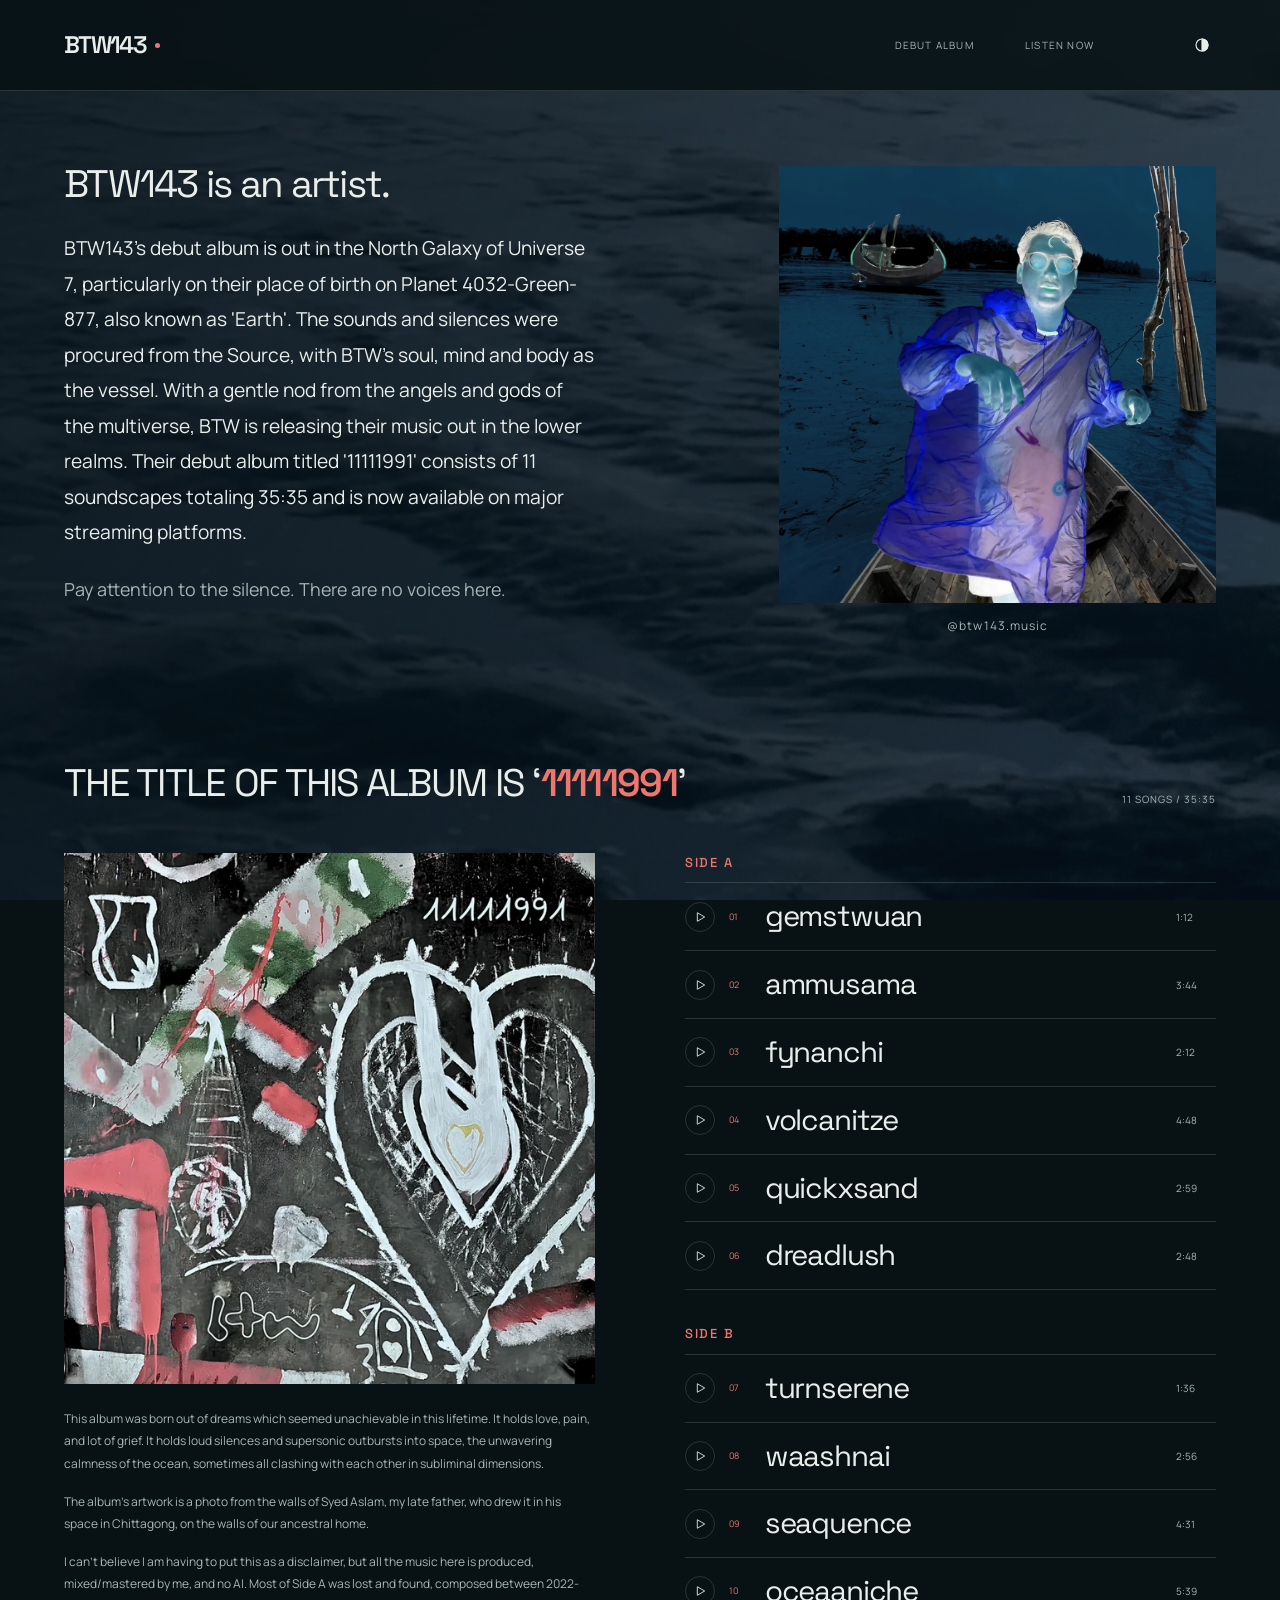
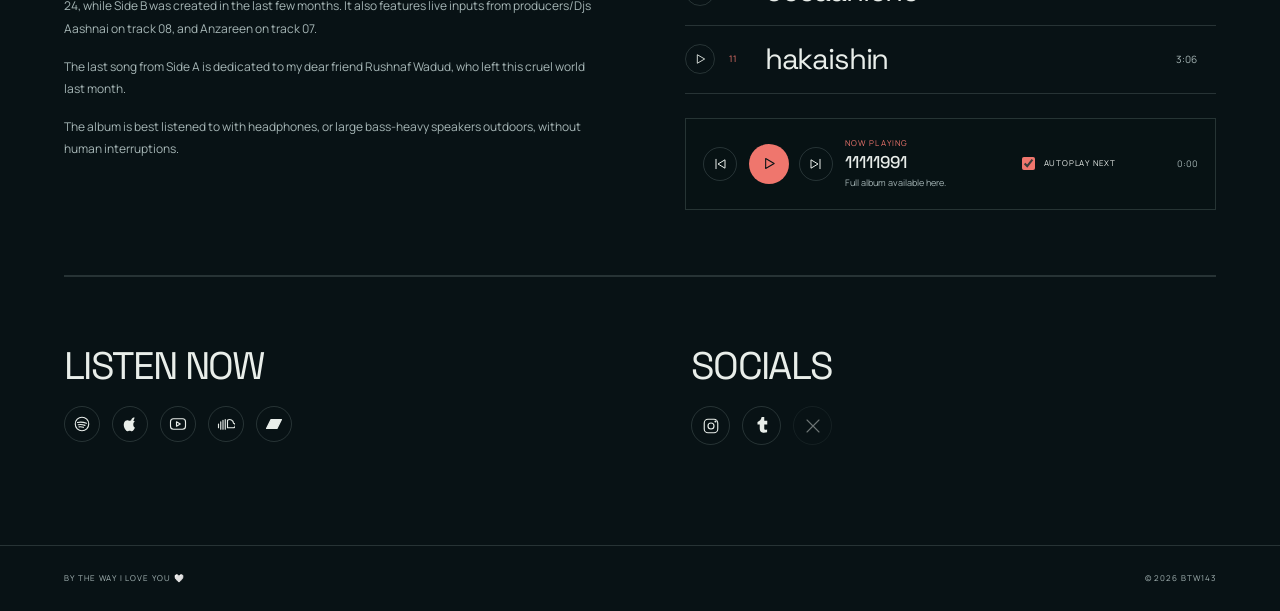
<file: index.html>
<!doctype html><html lang="en" data-theme="dark"><head><meta charset="utf-8"><meta name="viewport" content="width=device-width,initial-scale=1"><title>BTW143 / 11111991</title><meta name="description" content="BTW143&#39;s debut album is out in the North Galaxy of Universe 7, particularly on their place of birth on Planet 4032-Green-877, also known as &#39;Earth&#39;. The sounds and silences were procured from the Source, with BTW&#39;s soul, mind and body as the vessel. With a gentle nod from the angels and gods of the multiverse, BTW is releasing their music out in the lower realms. Their debut album titled &#39;11111991&#39; consists of 11 soundscapes totaling 35:35 and is now available on major streaming platforms."><link rel="canonical" href="https://btw143.space/"><meta property="og:url" content="https://btw143.space/"><meta property="og:title" content="BTW143 / 11111991"><meta property="og:image" content="https://btw143.space/assets/album-cover.jpg"><meta name="theme-color" content="#081215"><link rel="icon" href="data:,"><link rel="preconnect" href="https://fonts.googleapis.com"><link rel="preconnect" href="https://fonts.gstatic.com" crossorigin><link href="https://fonts.googleapis.com/css2?family=Manrope:wght@400;500;600&family=Space+Grotesk:wght@400;500;600&display=swap" rel="stylesheet"><link rel="stylesheet" href="styles-55a366f2f7.css"><script src="app-261b17dc8a.js" defer></script></head><body><a class="skip-link" href="#main">Skip to content</a><div class="ocean" aria-hidden="true"><video id="ocean-video" muted loop playsinline webkit-playsinline preload="none" poster="assets/ocean-still.webp"><source data-src="assets/ocean-seamless.mp4" type="video/mp4"></video><div class="ocean-tint"></div><canvas id="ocean-ripples"></canvas></div><header class="site-header"><a class="wordmark" href="#home" aria-label="BTW143 home">BTW143<span></span></a><nav aria-label="Main navigation"><a href="#11111991">DEBUT ALBUM</a><a href="#listen-now">LISTEN NOW</a></nav><div class="display-controls"><button class="theme-toggle" type="button" aria-label="Switch to inverted mode" aria-pressed="false"><svg viewBox="0 0 24 24" fill="none" stroke="currentColor" stroke-width="1.5" stroke-linecap="round" stroke-linejoin="round" aria-hidden="true"><circle cx="12" cy="12" r="8"/><path d="M12 4a8 8 0 0 1 0 16Z" fill="currentColor"/></svg></button></div></header><main id="main"><section id="home" class="home-section"><h1 class="sr-only">BTW143</h1><div class="home-layout reveal"><div><div class="home-copy"><p>BTW143 is an artist.</p><p>BTW143&#39;s debut album is out in the North Galaxy of Universe 7, particularly on their place of birth on Planet 4032-Green-877, also known as &#39;Earth&#39;. The sounds and silences were procured from the Source, with BTW&#39;s soul, mind and body as the vessel. With a gentle nod from the angels and gods of the multiverse, BTW is releasing their music out in the lower realms. Their debut album titled &#39;11111991&#39; consists of 11 soundscapes totaling 35:35 and is now available on major streaming platforms.</p><p>Pay attention to the silence. There are no voices here.</p></div></div><figure class="artist-photo"><img src="assets/artist-main.webp" alt="BTW143 on a boat, rendered in blue and black inverted colours" width="1200" height="1200" fetchpriority="high"><figcaption><a href="https://www.instagram.com/btw143.music/" target="_blank" rel="noopener noreferrer">@btw143.music</a></figcaption></figure></div></section><section id="11111991" class="album-section"><div class="album-heading reveal"><h2>THE TITLE OF THIS ALBUM IS ‘<strong class="album-accent">11111991</strong>’</h2><p>11 SONGS / 35:35</p></div><div class="album-layout"><div class="reveal"><picture class="album-cover"><source type="image/webp" srcset="assets/album-cover-640.webp 640w, assets/album-cover-1200.webp 1200w, assets/album-cover-1800.webp 1800w" sizes="(max-width:720px) 90vw,45vw"><img src="assets/album-cover.jpg" alt="11111991 album cover: a hand-drawn heart over red, black and pale green collage" width="1200" height="1200" loading="lazy"></picture><div class="album-notes"><p>This album was born out of dreams which seemed unachievable in this lifetime. It holds love, pain, and lot of grief. It holds loud silences and supersonic outbursts into space, the unwavering calmness of the ocean, sometimes all clashing with each other in subliminal dimensions.</p><p>The album&#39;s artwork is a photo from the walls of Syed Aslam, my late father, who drew it in his space in Chittagong, on the walls of our ancestral home.</p><p>I can&#39;t believe I am having to put this as a disclaimer, but all the music here is produced, mixed/mastered by me, and no AI. Most of Side A was lost and found, composed between 2022-24, while Side B was created in the last few months. It also features live inputs from producers/Djs Aashnai on track 08, and Anzareen on track 07.</p><p>The last song from Side A is dedicated to my dear friend Rushnaf Wadud, who left this cruel world last month.</p><p>The album is best listened to with headphones, or large bass-heavy speakers outdoors, without human interruptions.</p></div></div><div class="reveal"><h3 class="side-label">SIDE A</h3><ol class="track-list"><li data-track-row="0" data-title="gemstwuan" data-audio-src="assets/album-01-gemstwuan.mp3?v=d846539e27"><button class="track-play" type="button" data-track-play="0" aria-label="Play gemstwuan" aria-pressed="false"><svg viewBox="0 0 24 24" fill="none" stroke="currentColor" stroke-width="1.5" stroke-linecap="round" stroke-linejoin="round" aria-hidden="true"><path d="m8 5 12 7-12 7Z"/></svg></button><span class="track-number">01</span><span class="track-name">gemstwuan</span><time>1:12</time></li><li data-track-row="1" data-title="ammusama" data-audio-src="assets/album-02-ammusama.mp3?v=99f13d9352"><button class="track-play" type="button" data-track-play="1" aria-label="Play ammusama" aria-pressed="false"><svg viewBox="0 0 24 24" fill="none" stroke="currentColor" stroke-width="1.5" stroke-linecap="round" stroke-linejoin="round" aria-hidden="true"><path d="m8 5 12 7-12 7Z"/></svg></button><span class="track-number">02</span><span class="track-name">ammusama</span><time>3:44</time></li><li data-track-row="2" data-title="fynanchi" data-audio-src="assets/album-03-fynanchi.mp3?v=72a6a60daa"><button class="track-play" type="button" data-track-play="2" aria-label="Play fynanchi" aria-pressed="false"><svg viewBox="0 0 24 24" fill="none" stroke="currentColor" stroke-width="1.5" stroke-linecap="round" stroke-linejoin="round" aria-hidden="true"><path d="m8 5 12 7-12 7Z"/></svg></button><span class="track-number">03</span><span class="track-name">fynanchi</span><time>2:12</time></li><li data-track-row="3" data-title="volcanitze" data-audio-src="assets/album-04-volcanitze.mp3?v=3228be9505"><button class="track-play" type="button" data-track-play="3" aria-label="Play volcanitze" aria-pressed="false"><svg viewBox="0 0 24 24" fill="none" stroke="currentColor" stroke-width="1.5" stroke-linecap="round" stroke-linejoin="round" aria-hidden="true"><path d="m8 5 12 7-12 7Z"/></svg></button><span class="track-number">04</span><span class="track-name">volcanitze</span><time>4:48</time></li><li data-track-row="4" data-title="quickxsand" data-audio-src="assets/album-05-quickxsand.mp3?v=2c4a59c5d4"><button class="track-play" type="button" data-track-play="4" aria-label="Play quickxsand" aria-pressed="false"><svg viewBox="0 0 24 24" fill="none" stroke="currentColor" stroke-width="1.5" stroke-linecap="round" stroke-linejoin="round" aria-hidden="true"><path d="m8 5 12 7-12 7Z"/></svg></button><span class="track-number">05</span><span class="track-name">quickxsand</span><time>2:59</time></li><li data-track-row="5" data-title="dreadlush" data-audio-src="assets/album-06-dreadlush.mp3?v=8ceb508c02"><button class="track-play" type="button" data-track-play="5" aria-label="Play dreadlush" aria-pressed="false"><svg viewBox="0 0 24 24" fill="none" stroke="currentColor" stroke-width="1.5" stroke-linecap="round" stroke-linejoin="round" aria-hidden="true"><path d="m8 5 12 7-12 7Z"/></svg></button><span class="track-number">06</span><span class="track-name">dreadlush</span><time>2:48</time></li></ol><h3 class="side-label side-b">SIDE B</h3><ol class="track-list" start="7"><li data-track-row="6" data-title="turnserene" data-audio-src="assets/album-07-turnserene.mp3?v=bcafb895bd"><button class="track-play" type="button" data-track-play="6" aria-label="Play turnserene" aria-pressed="false"><svg viewBox="0 0 24 24" fill="none" stroke="currentColor" stroke-width="1.5" stroke-linecap="round" stroke-linejoin="round" aria-hidden="true"><path d="m8 5 12 7-12 7Z"/></svg></button><span class="track-number">07</span><span class="track-name">turnserene</span><time>1:36</time></li><li data-track-row="7" data-title="waashnai" data-audio-src="assets/album-08-waashnai.mp3?v=9d37cccd1f"><button class="track-play" type="button" data-track-play="7" aria-label="Play waashnai" aria-pressed="false"><svg viewBox="0 0 24 24" fill="none" stroke="currentColor" stroke-width="1.5" stroke-linecap="round" stroke-linejoin="round" aria-hidden="true"><path d="m8 5 12 7-12 7Z"/></svg></button><span class="track-number">08</span><span class="track-name">waashnai</span><time>2:56</time></li><li data-track-row="8" data-title="seaquence" data-audio-src="assets/album-09-seaquence.mp3?v=458c00f1ad"><button class="track-play" type="button" data-track-play="8" aria-label="Play seaquence" aria-pressed="false"><svg viewBox="0 0 24 24" fill="none" stroke="currentColor" stroke-width="1.5" stroke-linecap="round" stroke-linejoin="round" aria-hidden="true"><path d="m8 5 12 7-12 7Z"/></svg></button><span class="track-number">09</span><span class="track-name">seaquence</span><time>4:31</time></li><li data-track-row="9" data-title="oceaaniche" data-audio-src="assets/album-10-oceaaniche.mp3?v=dedf665ba7"><button class="track-play" type="button" data-track-play="9" aria-label="Play oceaaniche" aria-pressed="false"><svg viewBox="0 0 24 24" fill="none" stroke="currentColor" stroke-width="1.5" stroke-linecap="round" stroke-linejoin="round" aria-hidden="true"><path d="m8 5 12 7-12 7Z"/></svg></button><span class="track-number">10</span><span class="track-name">oceaaniche</span><time>5:39</time></li><li data-track-row="10" data-title="hakaishin" data-audio-src="assets/album-11-hakaishin.mp3?v=03ab1081d0"><button class="track-play" type="button" data-track-play="10" aria-label="Play hakaishin" aria-pressed="false"><svg viewBox="0 0 24 24" fill="none" stroke="currentColor" stroke-width="1.5" stroke-linecap="round" stroke-linejoin="round" aria-hidden="true"><path d="m8 5 12 7-12 7Z"/></svg></button><span class="track-number">11</span><span class="track-name">hakaishin</span><time>3:06</time></li></ol><div class="album-player" aria-label="Album player"><button class="player-step" type="button" data-player-previous aria-label="Previous track"><svg viewBox="0 0 24 24" fill="none" stroke="currentColor" stroke-width="1.5" stroke-linecap="round" stroke-linejoin="round" aria-hidden="true"><path d="M6 5v14M19 6 9 12l10 6Z"/></svg></button><button class="player-toggle" type="button" data-player-toggle aria-label="Play album" aria-pressed="false"><svg viewBox="0 0 24 24" fill="none" stroke="currentColor" stroke-width="1.5" stroke-linecap="round" stroke-linejoin="round" aria-hidden="true"><path d="m8 5 12 7-12 7Z"/></svg></button><button class="player-step" type="button" data-player-next aria-label="Next track"><svg viewBox="0 0 24 24" fill="none" stroke="currentColor" stroke-width="1.5" stroke-linecap="round" stroke-linejoin="round" aria-hidden="true"><path d="M18 5v14M5 6l10 6-10 6Z"/></svg></button><div class="player-meta" aria-live="polite"><span class="player-kicker">NOW PLAYING</span><strong data-current-title>11111991</strong><span data-player-status>Full album available here.</span></div><label class="autoplay-control"><input type="checkbox" data-autoplay checked><span>AUTOPLAY NEXT</span></label><time class="player-time" data-player-time>0:00</time></div></div></div></section><section id="listen-now" class="party-layout listen-layout"><div class="reveal party-main"><h2>LISTEN NOW</h2><div class="album-platforms" aria-label="BTW143 on streaming platforms"><a class="icon-link" href="https://open.spotify.com/artist/4yzpuLO704Affl6a8LF58e" aria-label="BTW143 on Spotify" title="BTW143 on Spotify" target="_blank" rel="noopener noreferrer"><svg viewBox="0 0 24 24" fill="none" stroke="currentColor" stroke-width="1.5" stroke-linecap="round" stroke-linejoin="round" aria-hidden="true"><circle cx="12" cy="12" r="9"/><path d="M6 10c4-1 8-.5 12 1m-11 2c3-.7 6-.3 9 .8m-8 2c2-.4 4-.2 6 .6"/></svg></a><a class="icon-link" href="https://music.apple.com/us/artist/btw143/6831079349" aria-label="BTW143 on Apple Music" title="BTW143 on Apple Music" target="_blank" rel="noopener noreferrer"><svg viewBox="0 0 24 24" fill="none" stroke="currentColor" stroke-width="1.5" stroke-linecap="round" stroke-linejoin="round" aria-hidden="true"><path d="M16.4 13.2c0 2.5 2.2 3.4 2.2 3.5-.1.2-.4 1.4-1.3 2.7-.8 1.1-1.6 2.2-2.8 2.2s-1.6-.7-3-.7-1.8.7-2.9.8c-1.2 0-2.1-1.2-2.9-2.3-1.7-2.5-3-7.1-1.2-10.2a4.5 4.5 0 0 1 3.8-2.3c1.2 0 2.3.8 3 .8s2-.9 3.5-.8c.6 0 2.4.2 3.6 1.9-.1.1-2.1 1.3-2 3.7ZM14.4 4.9A4.7 4.7 0 0 1 17.9 3a4.5 4.5 0 0 1-1.1 3.5 3.9 3.9 0 0 1-3.4 1.7 4.2 4.2 0 0 1 1-3.3Z" fill="currentColor" stroke="none"/></svg></a><a class="icon-link" href="https://music.youtube.com/playlist?list=PLRBXonmMfG9c" aria-label="11111991 on YouTube Music" title="11111991 on YouTube Music" target="_blank" rel="noopener noreferrer"><svg viewBox="0 0 24 24" fill="none" stroke="currentColor" stroke-width="1.5" stroke-linecap="round" stroke-linejoin="round" aria-hidden="true"><rect x="2" y="5" width="20" height="14" rx="4"/><path d="m10 9 5 3-5 3Z"/></svg></a><a class="icon-link" href="https://soundcloud.com/btw143/sets/elevenelevennineteenninetyone" aria-label="11111991 on SoundCloud" title="11111991 on SoundCloud" target="_blank" rel="noopener noreferrer"><svg viewBox="0 0 24 24" fill="none" stroke="currentColor" stroke-width="1.5" stroke-linecap="round" stroke-linejoin="round" aria-hidden="true"><path d="M2 12v5m3-8v10m3-12v12m3-13v13m3-12a5 5 0 0 1 8 4 3 3 0 0 1-1 6h-7Z"/></svg></a><a class="icon-link" href="https://btw143.bandcamp.com/album/11111991" aria-label="11111991 on Bandcamp" title="11111991 on Bandcamp" target="_blank" rel="noopener noreferrer"><svg viewBox="0 0 24 24" fill="none" stroke="currentColor" stroke-width="1.5" stroke-linecap="round" stroke-linejoin="round" aria-hidden="true"><path d="M8 6h14l-6 12H2Z" fill="currentColor"/></svg></a></div></div><div class="reveal instagram-follow"><h2>SOCIALS</h2><div class="socials" aria-label="BTW143 social profiles"><a class="icon-link" href="https://www.instagram.com/btw143.music/" aria-label="Instagram" title="Instagram" target="_blank" rel="noopener noreferrer"><svg viewBox="0 0 24 24" fill="none" stroke="currentColor" stroke-width="1.5" stroke-linecap="round" stroke-linejoin="round" aria-hidden="true"><rect x="3" y="3" width="18" height="18" rx="5"/><circle cx="12" cy="12" r="4"/><circle cx="18" cy="6" r=".7"/></svg></a><a class="icon-link" href="https://www.tumblr.com/btw143" aria-label="Tumblr" title="Tumblr" target="_blank" rel="noopener noreferrer"><svg viewBox="0 0 24 24" fill="none" stroke="currentColor" stroke-width="1.5" stroke-linecap="round" stroke-linejoin="round" aria-hidden="true"><path d="M14.5 21c-3.5 0-5.5-2.1-5.5-5.3V10H6V6.5c3.8-1.3 5.4-4.2 5.6-7.5H15v6h4v5h-4v5.3c0 1.2.6 1.8 1.7 1.8.7 0 1.5-.2 2.1-.5v3.8c-1 .4-2.4.6-4.3.6Z" fill="currentColor" stroke="none"/></svg></a><span class="icon-link pending-social" aria-disabled="true" title="Add X profile URL"><svg viewBox="0 0 24 24" fill="none" stroke="currentColor" stroke-width="1.5" stroke-linecap="round" stroke-linejoin="round" aria-hidden="true"><path d="M4 4 20 20M20 4 4 20"/></svg><span class="sr-only">X link needed</span></span></div></div></section></main><audio id="album-audio" preload="none"></audio><footer class="site-footer"><span>BY THE WAY I LOVE YOU 🤍</span><span>© 2026 BTW143</span></footer></body></html>
</file>
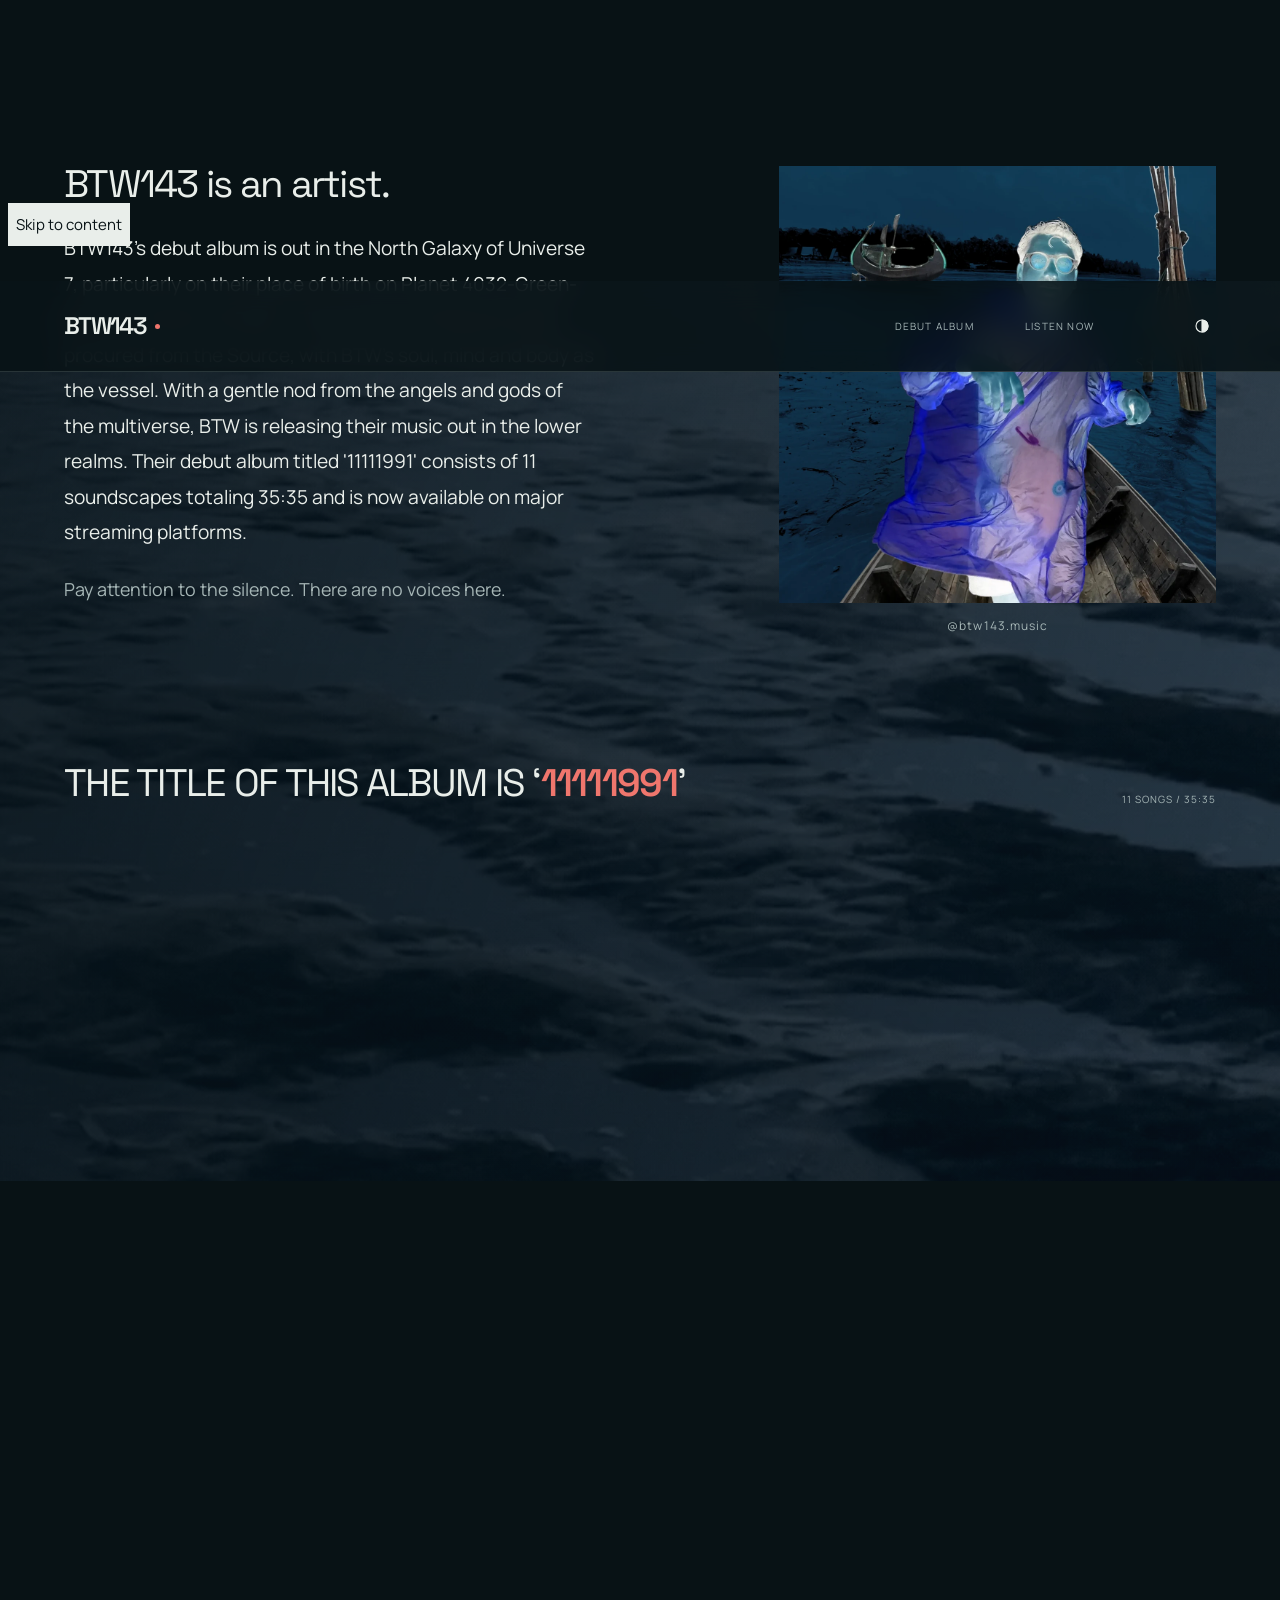
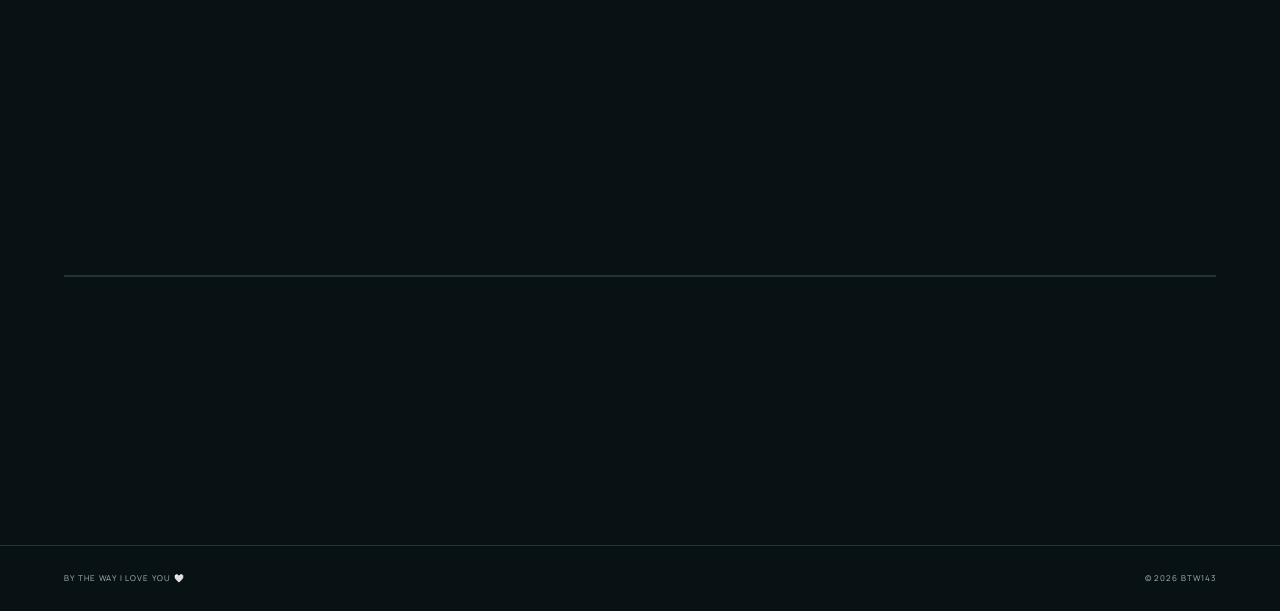
<file: album.html>
<!doctype html><html lang="en"><meta charset="utf-8"><meta http-equiv="refresh" content="0;url=./#11111991"><title>BTW143</title><link rel="canonical" href="https://btw143.space/#11111991"><a href="./#11111991">Continue to BTW143</a></html>
</file>
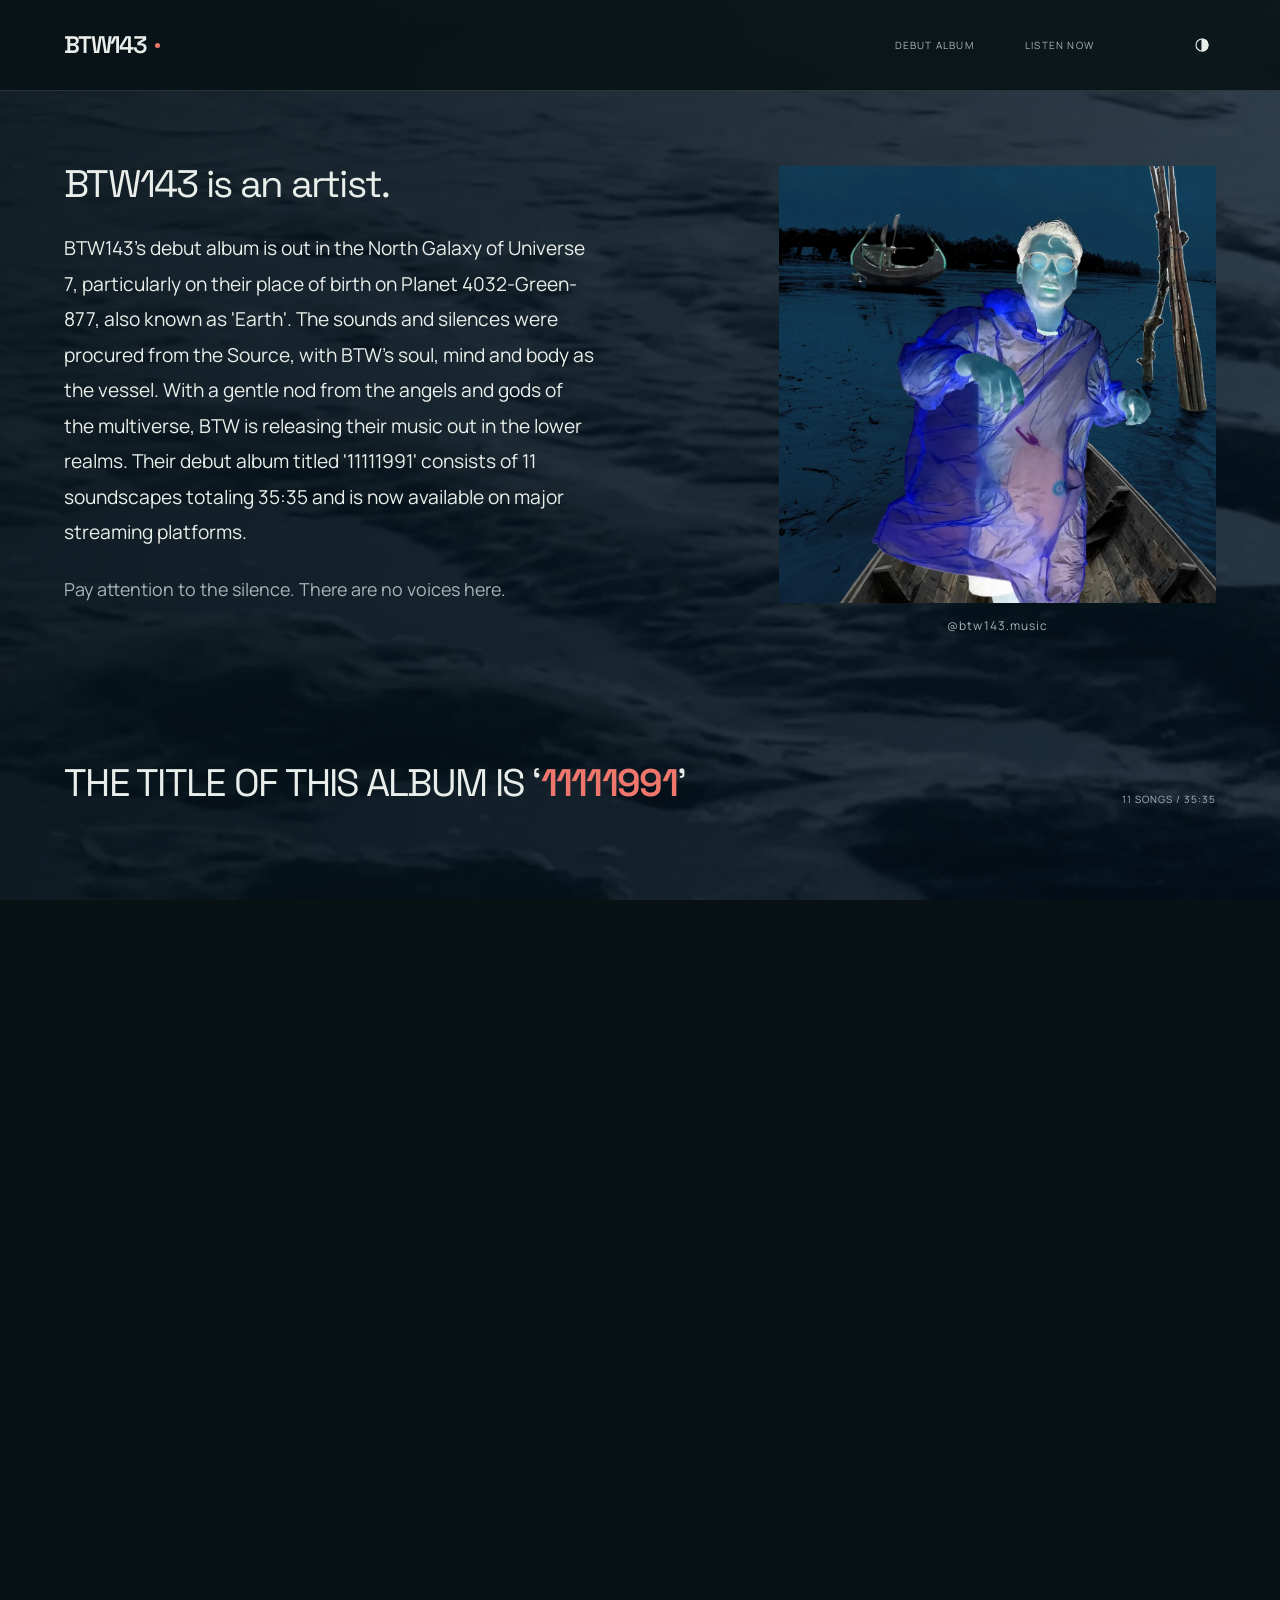
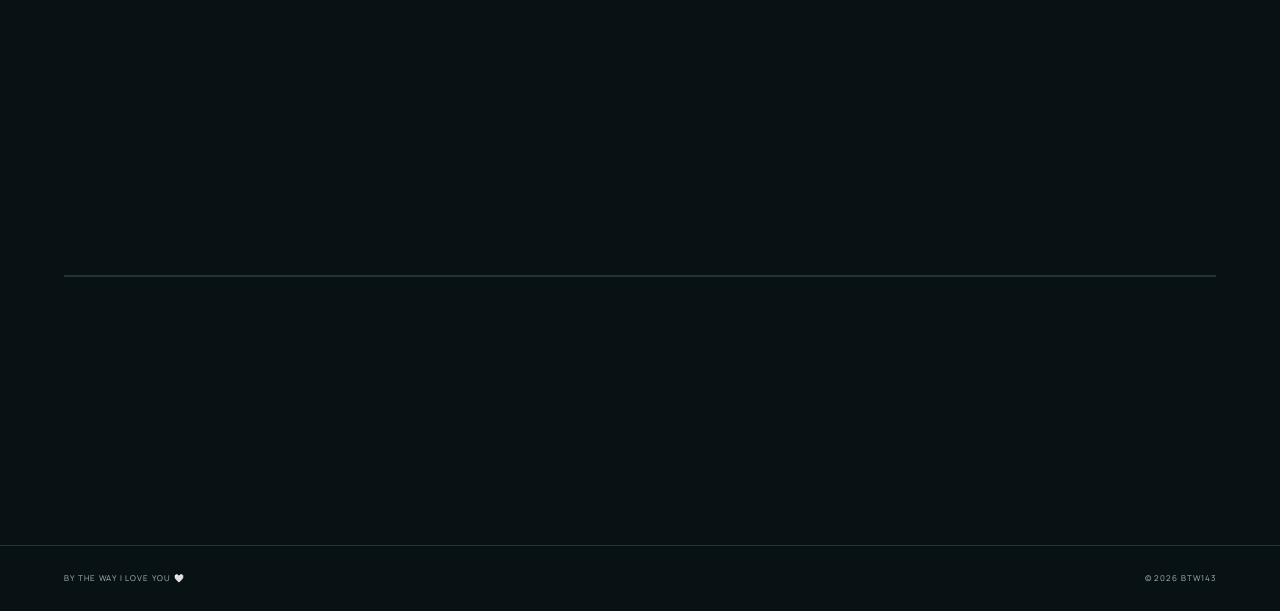
<file: artist.html>
<!doctype html><html lang="en"><meta charset="utf-8"><meta http-equiv="refresh" content="0;url=./#home"><title>BTW143</title><link rel="canonical" href="https://btw143.space/#home"><a href="./#home">Continue to BTW143</a></html>
</file>
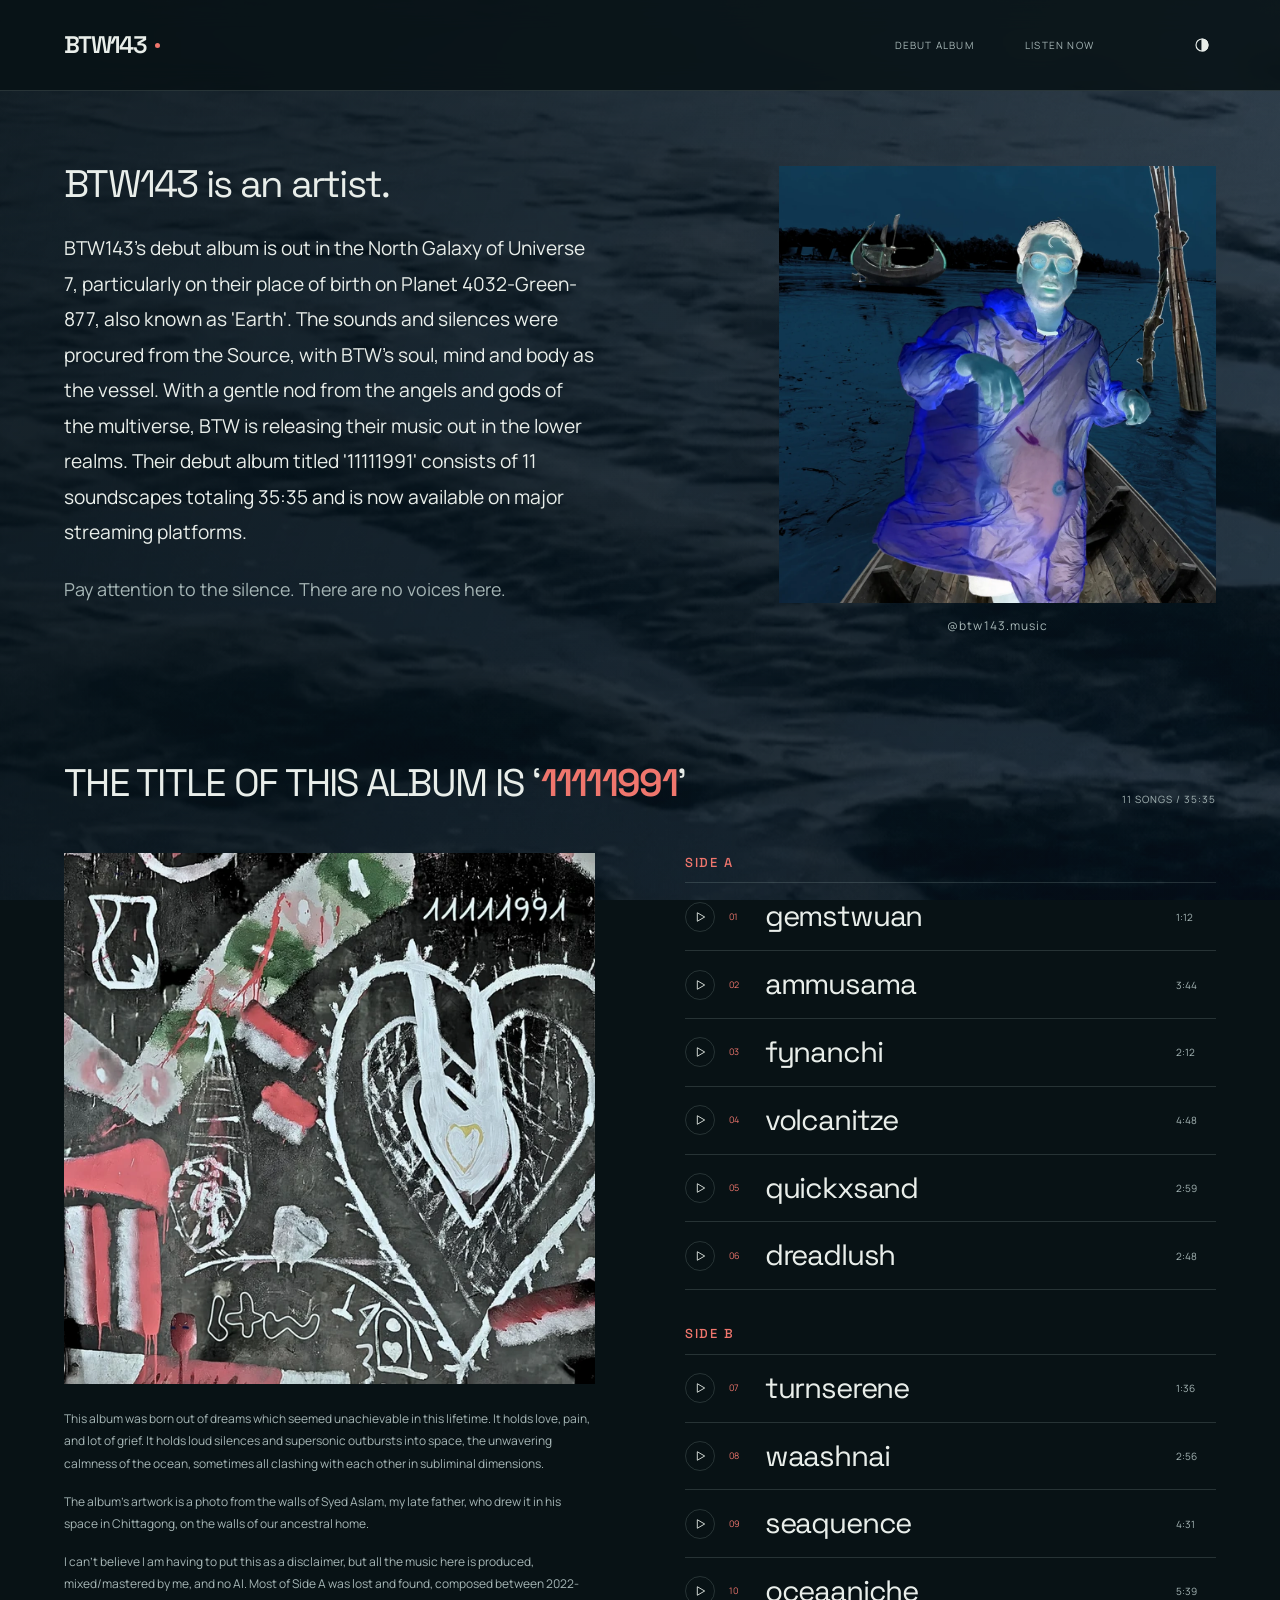
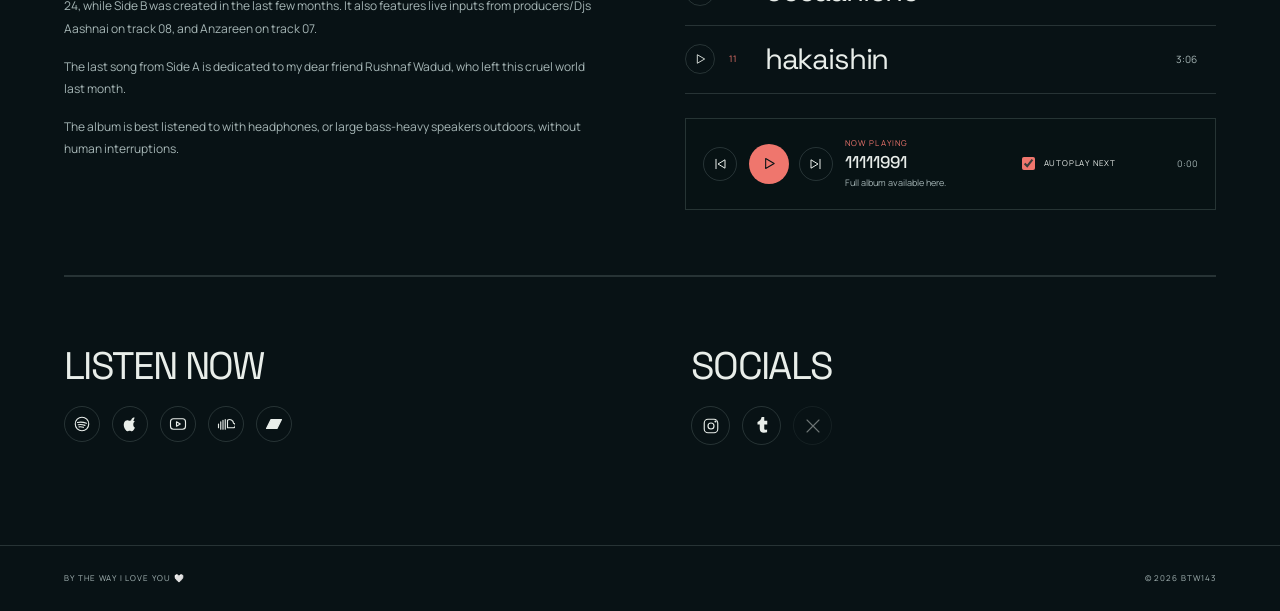
<file: contact.html>
<!doctype html><html lang="en"><meta charset="utf-8"><meta http-equiv="refresh" content="0;url=./#listening-party"><title>BTW143</title><link rel="canonical" href="https://btw143.space/#listening-party"><a href="./#listening-party">Continue to BTW143</a></html>
</file>
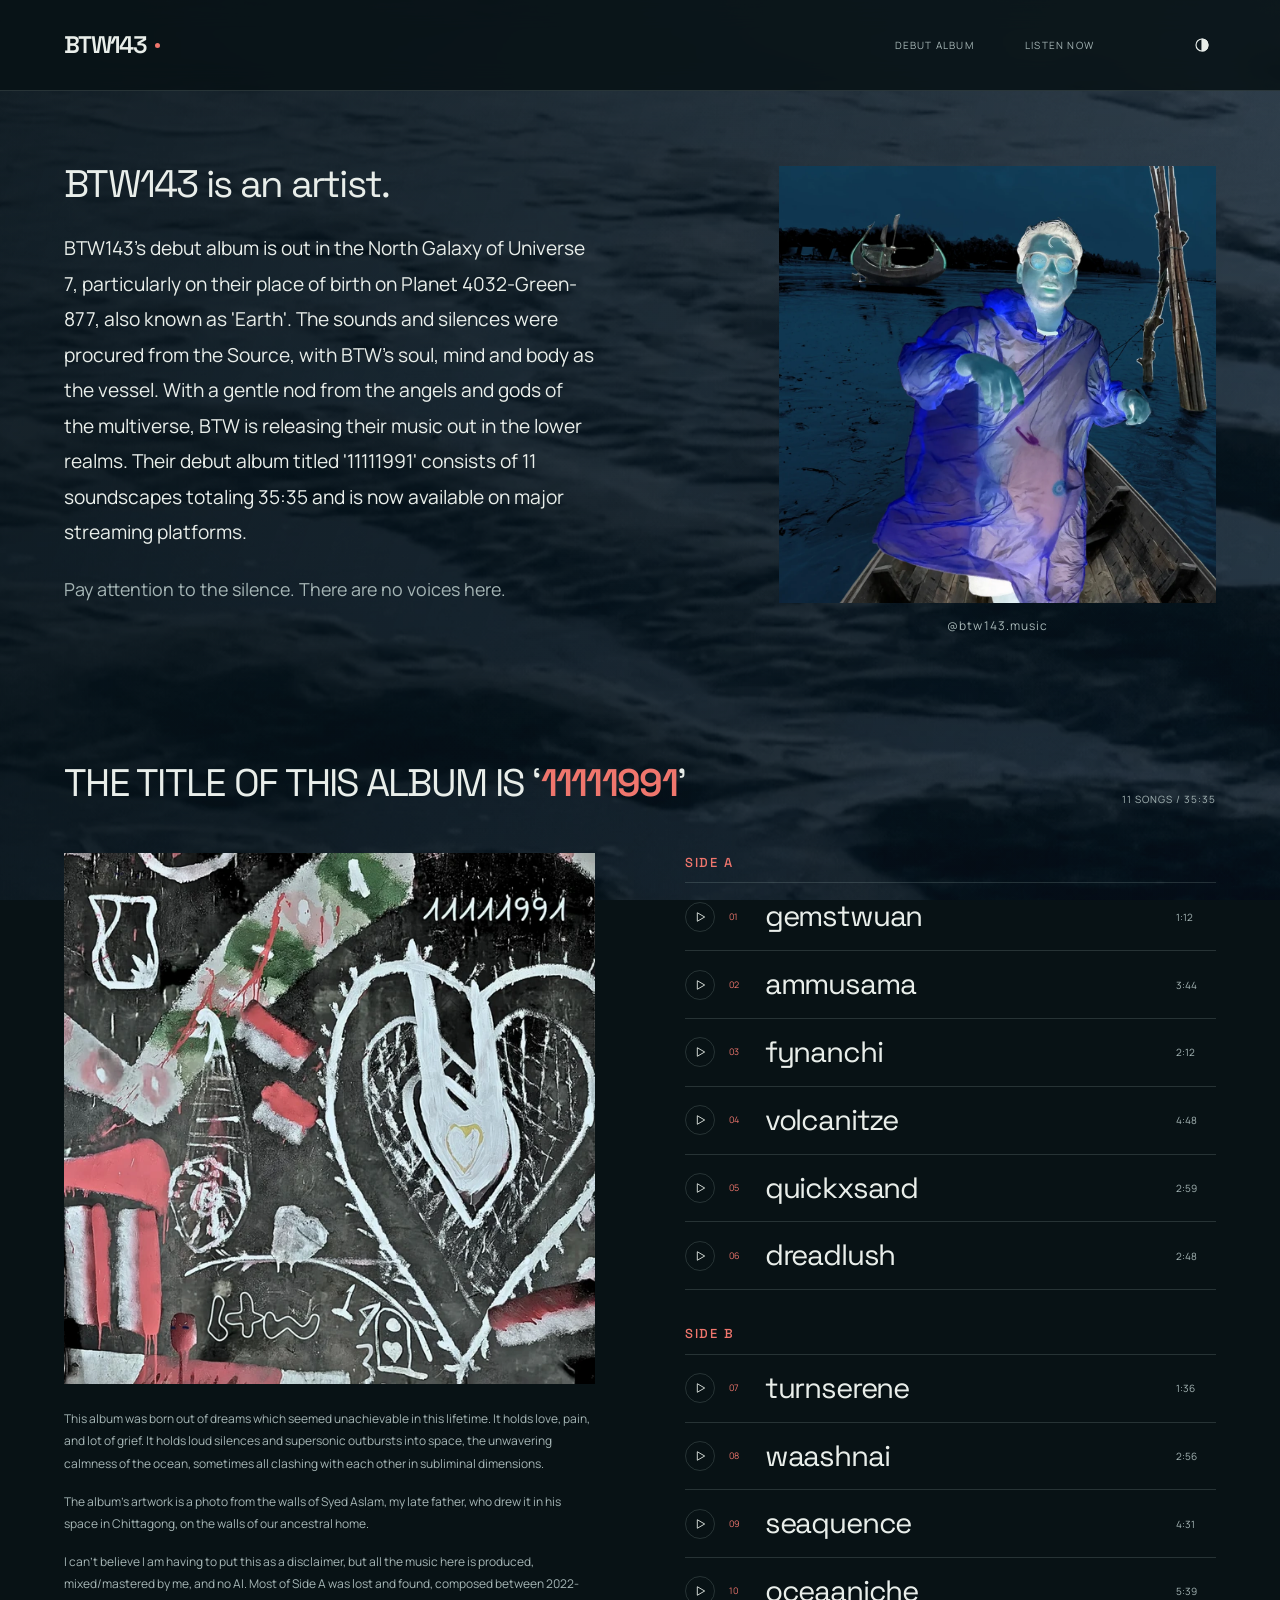
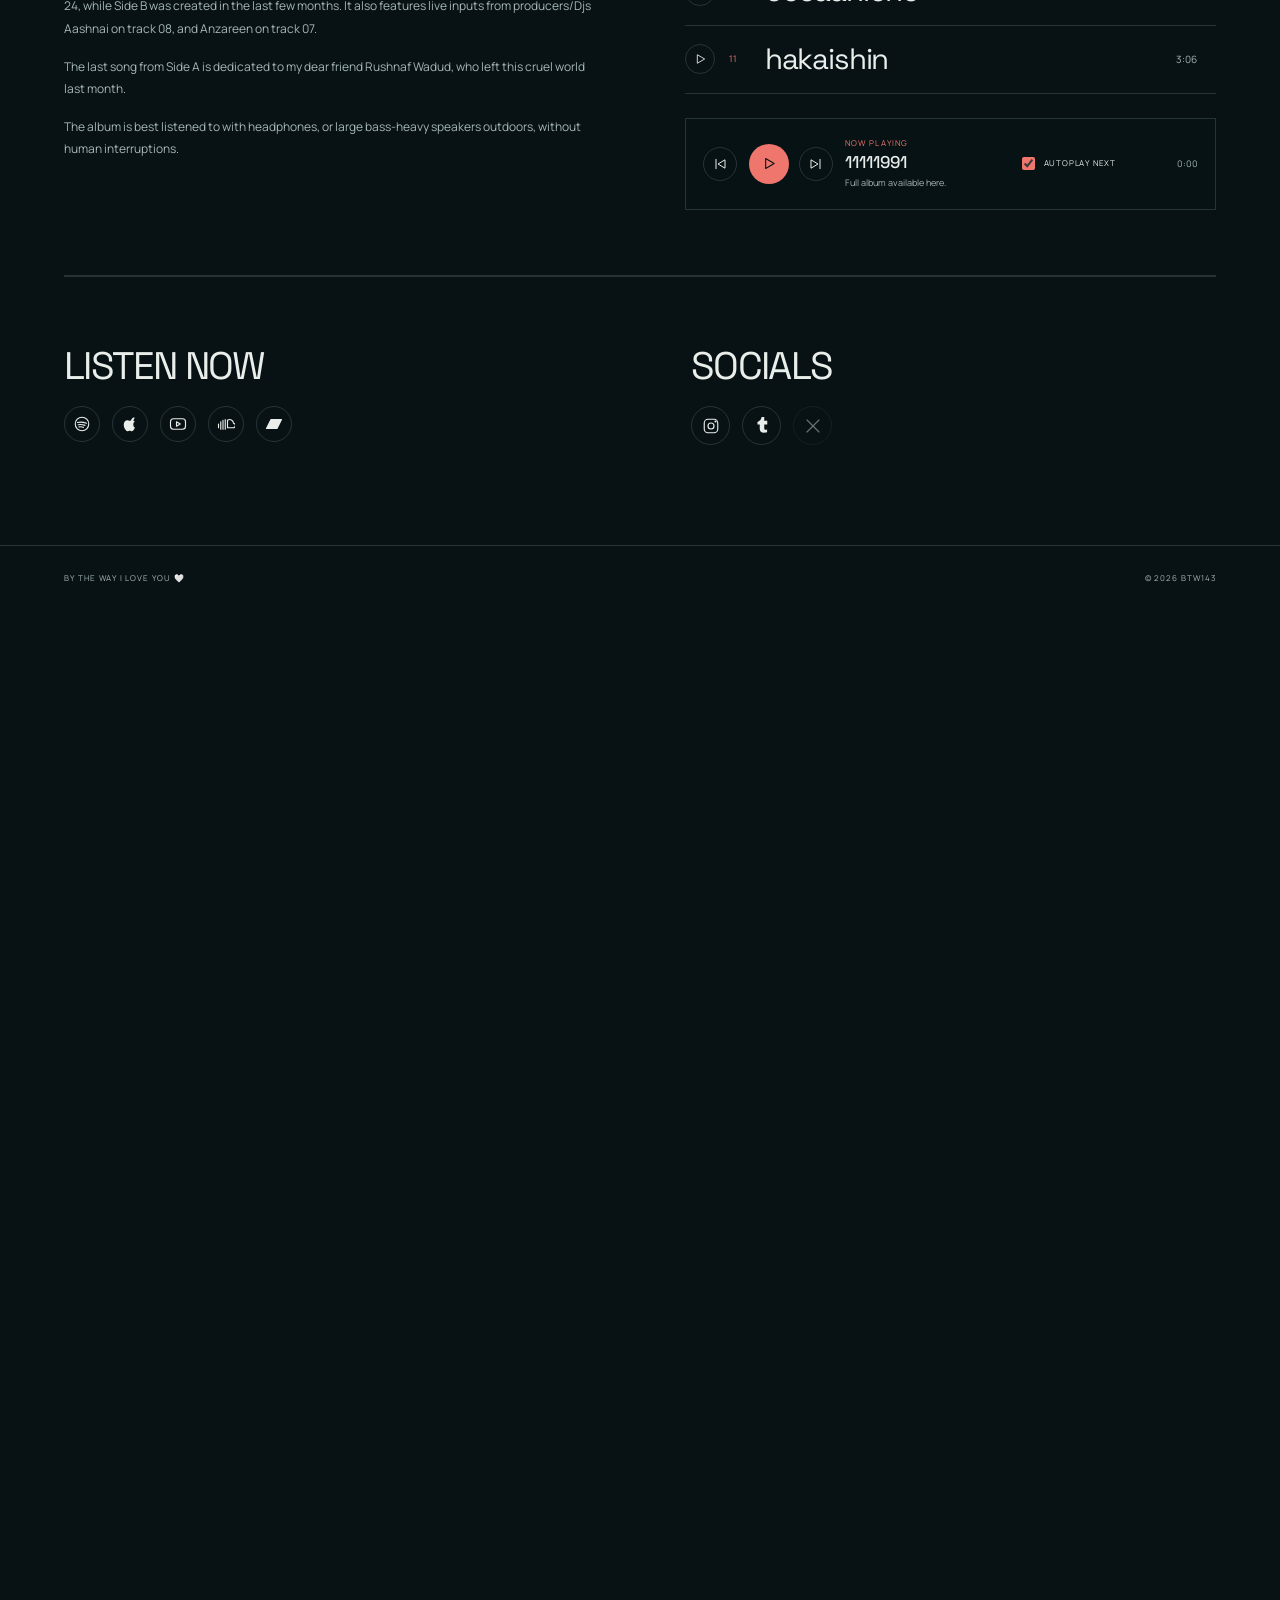
<file: listening-party.html>
<!doctype html><html lang="en"><meta charset="utf-8"><meta http-equiv="refresh" content="0;url=./#listen-now"><title>BTW143</title><link rel="canonical" href="https://btw143.space/#listen-now"><a href="./#listen-now">Continue to BTW143</a></html>
</file>
<file: styles-55a366f2f7.css>
:root{--ink:#081215;--paper:#e9eeea;--muted:#a6b6b6;--accent:#ef766d;--line:#c5d8d52b;--display:'Space Grotesk',sans-serif;--body:'Manrope',sans-serif;color-scheme:dark}*{box-sizing:border-box}body{margin:0;background:var(--ink);color:var(--paper);font:400 15px/1.8 var(--body);isolation:isolate}a{color:inherit;text-decoration:none}button{font:inherit;color:inherit}button,a{touch-action:manipulation}a:focus-visible,button:focus-visible{outline:2px solid var(--accent);outline-offset:6px}img{max-width:100%;height:auto;display:block}h1,h2,p,figure{margin:0}h1,h2{font-family:var(--display);font-weight:500;line-height:1.05;letter-spacing:-.065em}h1{font-size:clamp(62px,8.5vw,138px)}h2{font-size:24px}p+p{margin-top:22px}svg{width:22px;height:22px}.ocean,.ocean-tint{position:fixed;inset:0;pointer-events:none}.ocean{z-index:-2;background:url('assets/ocean-still.webp') center/cover}.ocean video{width:100%;height:100%;object-fit:cover;opacity:.5}.ocean-tint{background:linear-gradient(110deg,#061116e8,#061116b3)}.site-header{display:flex;align-items:center;gap:30px;padding:28px 5vw;border-bottom:1px solid var(--line)}.wordmark{font:600 24px/1 var(--display);letter-spacing:-.07em;display:flex;align-items:center;gap:9px}.wordmark span{width:5px;height:5px;border-radius:50%;background:var(--accent)}nav{display:flex;gap:clamp(20px,4vw,60px);margin:auto}nav a{font-size:10px;letter-spacing:.12em;color:var(--muted);padding:8px 0;white-space:nowrap}nav a[aria-current]{color:var(--paper);border-bottom:1px solid var(--accent)}.display-controls{display:flex;align-items:center;gap:14px}.display-controls button{background:none;border:0;padding:5px;display:flex;align-items:center;gap:8px;cursor:pointer}.display-controls svg{width:18px;height:18px}.music-toggle span{font-size:8px;letter-spacing:.14em}.display-controls button:hover,a:hover{color:var(--accent)}main{max-width:1600px;margin:auto;padding:0 5vw}.home-layout{display:grid;grid-template-columns:1.1fr .8fr;gap:9vw;align-items:center;padding:72px 0}.home-copy{max-width:530px;font-size:clamp(15px,1.5vw,21px);line-height:1.85;margin:38px 0}.home-copy p:first-child{font-size:clamp(21px,2.1vw,30px)}.home-copy p:last-child{color:var(--accent)}.artist-photo{max-width:490px}.artist-photo img{width:100%;aspect-ratio:1;object-fit:cover}.artist-photo figcaption{font-size:10px;letter-spacing:.09em;color:var(--muted);margin-top:14px}.socials{display:flex;gap:12px;flex-wrap:wrap}.icon-link{height:39px;width:39px;border:1px solid var(--line);border-radius:50%;display:inline-flex;align-items:center;justify-content:center}.icon-link svg{width:18px;height:18px}.icon-link:hover{border-color:var(--accent)}.countdown-band{display:flex;justify-content:space-between;align-items:center;gap:30px;padding:30px 0;border-top:1px solid var(--line);border-bottom:1px solid var(--line);margin-bottom:50px}.countdown-band>p{font-size:11px;letter-spacing:.12em}.countdown-band small{display:block;font-size:8px;letter-spacing:.12em;color:var(--muted)}.countdown{display:flex;gap:clamp(20px,4vw,65px)}.countdown b{font:400 38px/1.4 var(--display);font-variant-numeric:tabular-nums;letter-spacing:-.05em}.countdown small{font-size:7px}.album-heading{display:flex;align-items:end;justify-content:space-between;padding:55px 0 45px;gap:25px}.album-heading h1{font-size:clamp(60px,9vw,140px)}.album-heading p{font-size:10px;letter-spacing:.1em;color:var(--muted)}.album-heading p span{display:block}.album-layout{display:grid;grid-template-columns:1fr 1fr;gap:7vw;align-items:start;padding-bottom:65px}.album-cover{display:block;position:sticky;top:30px}.album-cover img{width:100%;aspect-ratio:1;object-fit:contain;transform:none;filter:none;box-shadow:none}.back-art{margin-top:35px}.track-list{list-style:none;padding:0;margin:0}.track-list li{display:grid;grid-template-columns:32px 1fr 40px;gap:10px;padding:13px 0;border-bottom:1px solid var(--line);align-items:center}.track-list li:first-child{border-top:1px solid var(--line)}.track-number{font-size:9px;color:var(--accent)}.track-name{font:400 clamp(20px,2.3vw,32px)/1.25 var(--display);letter-spacing:-.04em}.track-list time{font-size:10px;color:var(--muted)}.album-links{margin-top:30px}.party-layout{display:grid;grid-template-columns:1.3fr .7fr;gap:10vw;padding:70px 0 100px}.party-layout h1{font-size:clamp(50px,7vw,110px)}.date-line{font-size:11px;letter-spacing:.15em;color:var(--accent);margin-top:30px}.party-copy{max-width:550px;margin:30px 0;color:var(--muted);font-size:15px}.event-links{display:flex;gap:20px;flex-wrap:wrap;align-items:start}.pending-link{display:flex;flex-direction:column;gap:8px;max-width:120px;color:var(--muted)}.pending-link small{font-size:9px}.contact{border-top:1px solid var(--line);padding-top:22px;margin-top:8px}.contact h2{font-size:22px}.email-link{display:block;margin:25px 0;font:400 clamp(16px,1.7vw,24px)/1.5 var(--display);word-break:break-word}.contact p{font-size:12px;color:var(--muted);margin-bottom:25px}.contact>.icon-link{margin-top:16px}.site-footer{padding:25px 5vw;border-top:1px solid var(--line);display:flex;justify-content:space-between;font-size:8px;letter-spacing:.12em;color:var(--muted)}.skip-link{position:fixed;top:8px;left:8px;z-index:99;padding:8px;background:var(--paper);color:var(--ink);transform:translateY(-200%)}.skip-link:focus{transform:none}.sr-only{position:absolute;width:1px;height:1px;padding:0;margin:-1px;overflow:hidden;clip:rect(0,0,0,0);white-space:nowrap;border:0}html[data-theme=inverted]{filter:invert(1) hue-rotate(180deg)}html[data-theme=inverted] .album-cover img{filter:invert(1) hue-rotate(180deg)}
@media(pointer:fine){html.custom-pointer,html.custom-pointer body,html.custom-pointer a,html.custom-pointer button{cursor:url('assets/heart-cursor.svg') 3 2,auto}}
@media(max-width:800px){.site-header{flex-wrap:wrap;gap:20px;padding:22px 5vw 13px}.display-controls{margin-left:auto}nav{order:3;width:100%;justify-content:space-between;margin:0;gap:14px}nav a{font-size:9px}.home-layout{grid-template-columns:1fr;gap:35px;padding:40px 0}.home-copy{margin:25px 0}.artist-photo{max-width:400px;width:100%;margin:auto}.countdown-band{flex-direction:column;align-items:start}.countdown{width:100%;justify-content:space-between;gap:15px}.countdown b{font-size:32px}.album-heading{padding:35px 0;align-items:start;flex-direction:column}.album-layout{grid-template-columns:1fr;gap:30px}.album-cover{position:static}.track-name{font-size:27px}.party-layout{grid-template-columns:1fr;gap:55px;padding:40px 0 60px}.contact{max-width:500px;width:100%}.party-copy{font-size:14px}.site-footer{font-size:7px}}
@media(prefers-reduced-motion:reduce){*{scroll-behavior:auto!important;transition:none!important}}
/* Continuous page revision */
html{scroll-behavior:smooth;scroll-padding-top:100px}body,a,button{cursor:auto}button,a{cursor:pointer}.site-header{position:sticky;top:0;z-index:10;background:#071216dc;backdrop-filter:blur(14px)}nav{margin-left:auto;margin-right:clamp(20px,5vw,80px)}.home-section,.album-section,#listening-party{scroll-margin-top:100px}.home-layout{min-height:68vh;padding:64px 0 55px}.home-copy{margin:0 0 38px}.home-copy p:first-child{font-size:clamp(26px,3vw,42px);font-family:var(--display);letter-spacing:-.045em;line-height:1.3}.home-copy p:last-child{color:var(--muted);font-size:clamp(15px,1.4vw,19px)}.album-section{border-bottom:1px solid var(--line)}.album-heading h2{font-size:clamp(60px,9vw,140px)}.party-layout h2{font-size:clamp(50px,7vw,110px)}.contact h3{font:500 22px/1.2 var(--display);margin:0}.artist-photo figcaption{display:none}.track-list li{position:relative;grid-template-columns:26px minmax(0,1fr) 34px 36px;gap:12px;padding:15px 0}.track-info{min-width:0}.track-name{display:block}.track-info small{font-size:7px;letter-spacing:.13em;color:var(--muted);display:block;margin-top:5px}.teaser-toggle{display:grid;place-items:center;width:32px;height:32px;padding:5px;border:1px solid var(--line);background:transparent;border-radius:50%;cursor:pointer}.teaser-toggle svg{width:15px;height:15px}.teaser-toggle[aria-pressed=true]{border-color:var(--accent);color:var(--accent)}.track-progress{position:absolute;bottom:-1px;height:1px;left:0;right:0;pointer-events:none}.track-progress span{display:block;width:0;height:100%;background:var(--accent)}#ocean-ripples{position:absolute;inset:0;width:100%;height:100%;pointer-events:none}.motion-ready .reveal{opacity:0;transform:translateY(18px);transition:opacity .8s ease,transform .8s ease}.motion-ready .reveal.in-view{opacity:1;transform:none}.site-footer span:last-child{margin-left:auto;text-align:right}.home-section h1.sr-only{font-size:1px}html.custom-pointer,html.custom-pointer body,html.custom-pointer a,html.custom-pointer button{cursor:auto}
@media(max-width:800px){.site-header{flex-wrap:nowrap;gap:15px;padding:20px 5vw}.wordmark{font-size:21px}nav{order:initial;margin:0 0 0 auto;width:auto;gap:18px}nav a{font-size:8px;letter-spacing:.07em}.display-controls{gap:9px;margin-left:0}.display-controls button{padding:3px}.display-controls svg{width:16px;height:16px}.home-layout{padding-top:38px;min-height:0}.home-copy{margin-bottom:28px}.artist-photo{max-width:430px}.album-heading h2{font-size:clamp(54px,12vw,90px)}.track-list li{gap:8px;grid-template-columns:22px minmax(0,1fr) 32px 33px}.track-name{font-size:clamp(22px,6.2vw,29px)}.party-layout h2{font-size:clamp(46px,11vw,80px)}}
@media(max-width:380px){.site-header{gap:10px;padding:18px 4vw}.wordmark{font-size:19px}nav{gap:12px}nav a{font-size:7px}.display-controls{gap:6px}}
@media(prefers-reduced-motion:reduce){html{scroll-behavior:auto}.motion-ready .reveal{opacity:1;transform:none;transition:none}#ocean-ripples{display:none}}

.album-heading h2{font-size:clamp(32px,4.5vw,66px);line-height:1.12;letter-spacing:-.045em;max-width:850px}@media(max-width:800px){.album-heading h2{font-size:clamp(28px,6.4vw,42px)}}

.album-heading h2,.party-layout h2{font-size:clamp(26px,3vw,42px);line-height:1.3;letter-spacing:-.045em;font-weight:400}

/* Final release layout */
.artist-photo figcaption{display:block;text-align:center;margin-top:12px;font-size:12px;color:var(--muted)}.album-accent{color:var(--accent);font-weight:600}.album-notes{margin-top:24px;font-size:12px;line-height:1.85;color:var(--muted)}.album-notes p+p{margin-top:16px}.side-label{font:500 13px/1.5 var(--display);letter-spacing:.14em;margin:0 0 10px;color:var(--accent)}.side-b{margin-top:34px}.party-layout{display:block}.party-main{width:100%}.party-copy{max-width:650px}.party-layout .countdown-band{margin-top:35px}.rsvp-button{display:inline-flex;align-items:center;justify-content:center;gap:12px;border:1px solid var(--line);padding:12px 20px;font-size:12px;letter-spacing:.1em}.end-socials,.end-socials .socials{display:flex;align-items:center;gap:16px}.end-socials{margin-top:32px;flex-wrap:wrap}.end-socials .socials{flex-wrap:nowrap}.party-email{display:inline-block;margin-top:20px;font-size:12px;color:var(--muted)}
.album-layout .album-cover{position:static}
.track-list li{grid-template-columns:26px minmax(0,1fr) auto;gap:12px;align-items:center}
.track-info{display:flex;align-items:center;justify-content:space-between;gap:12px;min-width:0}
.track-name{flex:1 1 auto;min-width:0;font:400 clamp(20px,2.3vw,32px)/1.25 var(--display);letter-spacing:-.04em}
.track-platforms{display:flex;align-items:center;justify-content:flex-end;gap:5px;flex:0 0 auto}
.track-platforms .icon-link{height:27px;width:27px}
.track-platforms .icon-link svg{height:14px;width:14px}
.album-platforms .icon-link{height:36px;width:36px}
.album-platforms{display:flex;flex-wrap:wrap;gap:12px}
.platform-note{margin-top:16px!important;max-width:590px;color:var(--muted);font-size:11px}
.listen-layout{display:grid;grid-template-columns:1fr 1fr;gap:8vw;align-items:start;border-top:1px solid var(--line);padding-top:64px}
.listen-layout .party-main{width:auto}
.instagram-follow{padding-top:0}
.instagram-follow h2{font-size:clamp(26px,3vw,42px);line-height:1.3;letter-spacing:-.045em;font-weight:400;margin:0 0 30px}
.instagram-handle{font-size:13px;letter-spacing:.08em;color:var(--muted)}
.instagram-handle:hover{color:var(--accent)}
@media(max-width:800px){.track-list li{grid-template-columns:22px minmax(0,1fr) auto}.track-info{align-items:flex-start;flex-direction:column;gap:6px}.track-name{font-size:clamp(20px,5.7vw,28px)}.track-platforms{justify-content:flex-start}.listen-layout{grid-template-columns:1fr;gap:48px;padding-top:40px}.instagram-follow h2{margin-bottom:16px}}
@media(max-width:500px){.site-header{flex-wrap:wrap}.site-header nav{order:3;flex:0 0 100%;width:100%;justify-content:space-between;margin:0;gap:12px}.site-header nav a{font-size:8px}}

/* Simple full-album player and uncluttered track rows */
.track-list li{grid-template-columns:34px 26px minmax(0,1fr) 40px;gap:10px}
.track-play{display:grid;place-items:center;width:30px;height:30px;padding:5px;border:1px solid var(--line);border-radius:50%;background:transparent;color:var(--paper);cursor:pointer}
.track-play svg{width:14px;height:14px}
.track-play[aria-pressed=true],.track-list li.is-playing .track-name{color:var(--accent)}
.track-play[aria-pressed=true]{border-color:var(--accent)}
.album-player{display:grid;grid-template-columns:36px 40px 36px minmax(0,1fr) auto 72px;gap:10px;align-items:center;margin-top:24px;padding:17px;border:1px solid var(--line);background:#081215b8}
.player-step{display:grid;place-items:center;width:34px;height:34px;padding:8px;border:1px solid var(--line);border-radius:50%;background:transparent;color:var(--paper);cursor:pointer}
.player-step:hover{border-color:var(--accent);color:var(--accent)}
.player-step svg{width:16px;height:16px}
.player-toggle{display:grid;place-items:center;width:40px;height:40px;border:0;border-radius:50%;background:var(--accent);color:var(--ink);cursor:pointer}
.player-toggle svg{width:17px;height:17px}
.player-meta{display:grid;min-width:0;gap:2px}
.player-kicker{font-size:8px;letter-spacing:.14em;color:var(--accent)}
.player-meta strong{font:500 17px/1.25 var(--display);overflow:hidden;text-overflow:ellipsis;white-space:nowrap}
.player-meta [data-player-status]{font-size:9px;color:var(--muted)}
.autoplay-control{display:flex;align-items:center;gap:6px;font-size:8px;letter-spacing:.1em;white-space:nowrap;cursor:pointer}
.autoplay-control input{accent-color:var(--accent)}
.player-time{font-size:9px;text-align:right;color:var(--muted);font-variant-numeric:tabular-nums}
.pending-social{opacity:.45;cursor:help}
.listen-layout h2{margin-bottom:16px}
@media(max-width:800px){.track-list li{grid-template-columns:32px 22px minmax(0,1fr) 34px;gap:8px}.album-player{grid-template-columns:32px 38px 32px minmax(0,1fr) 64px;gap:7px;padding:12px}.player-step{width:30px;height:30px;padding:7px}.player-toggle{width:36px;height:36px}.player-meta strong{font-size:15px}.autoplay-control{grid-column:4;grid-row:2;justify-self:start}.player-time{grid-column:5;grid-row:2}}
</file>
